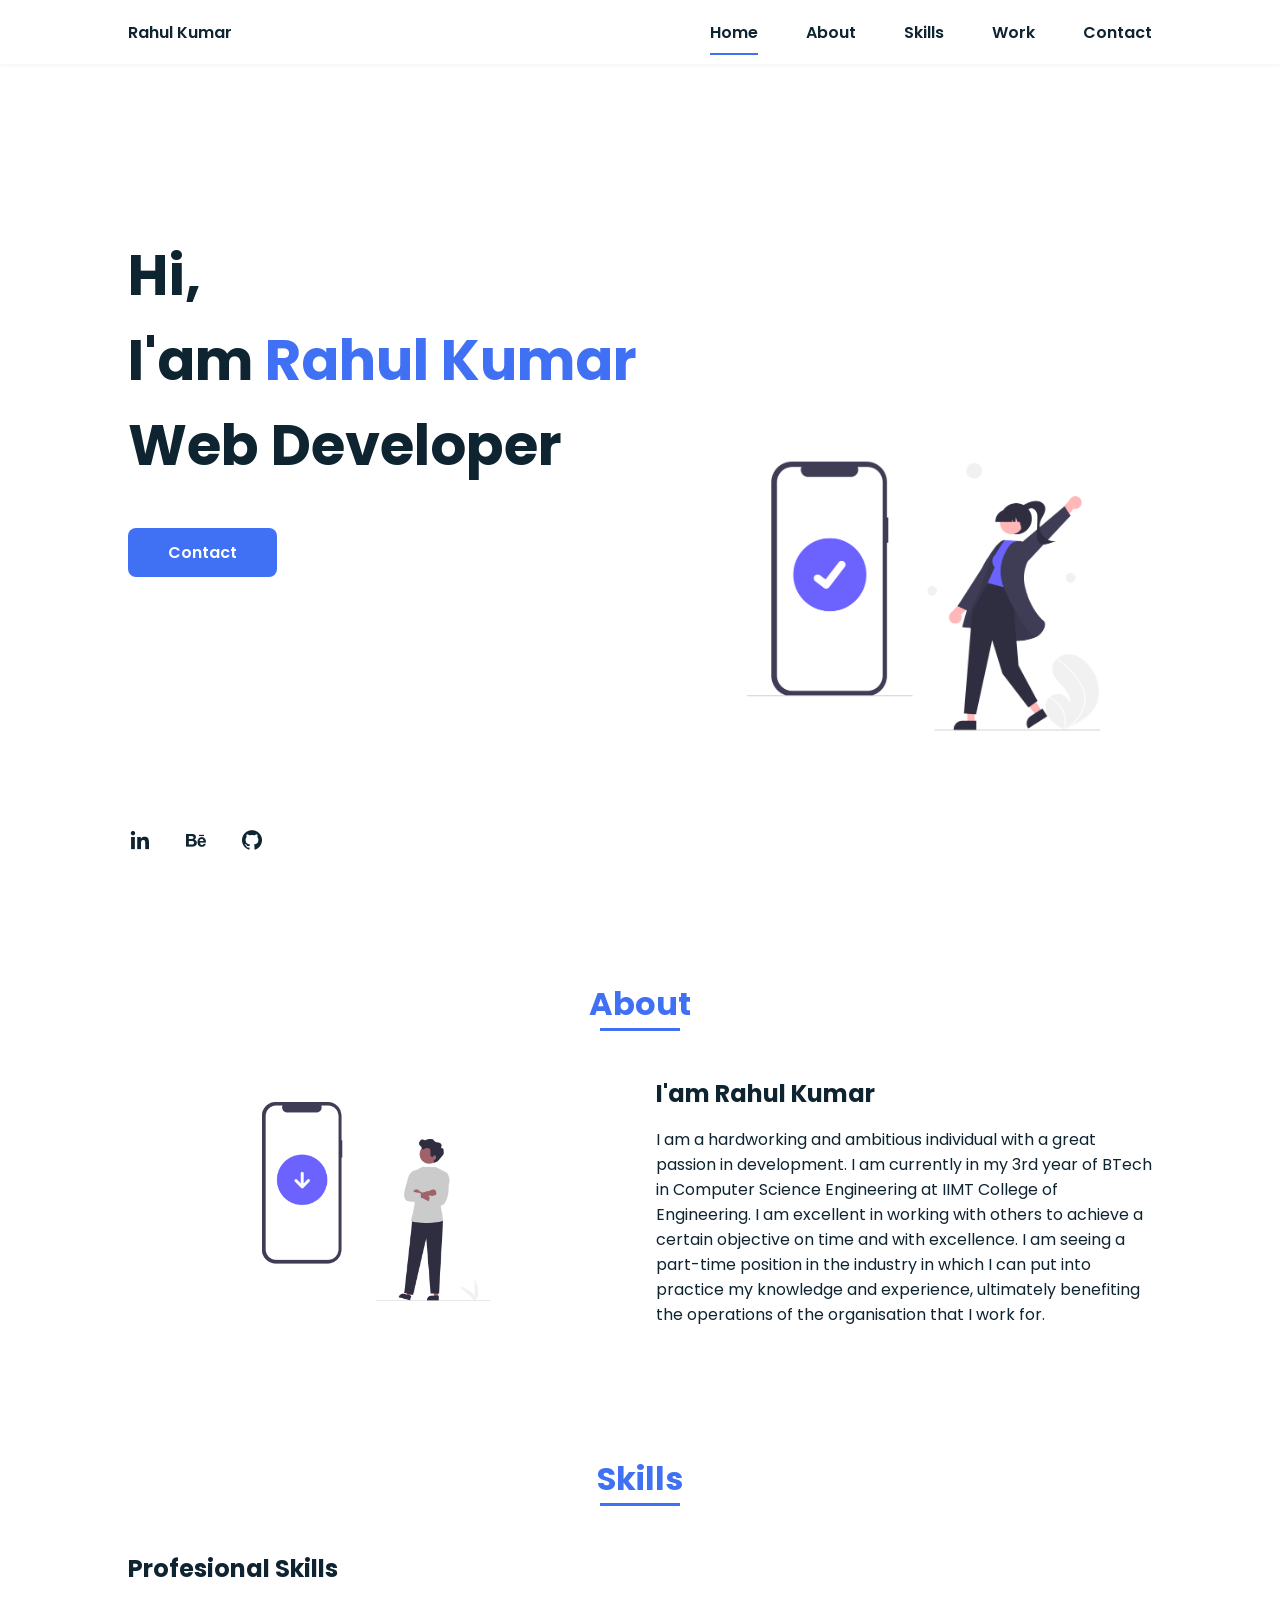
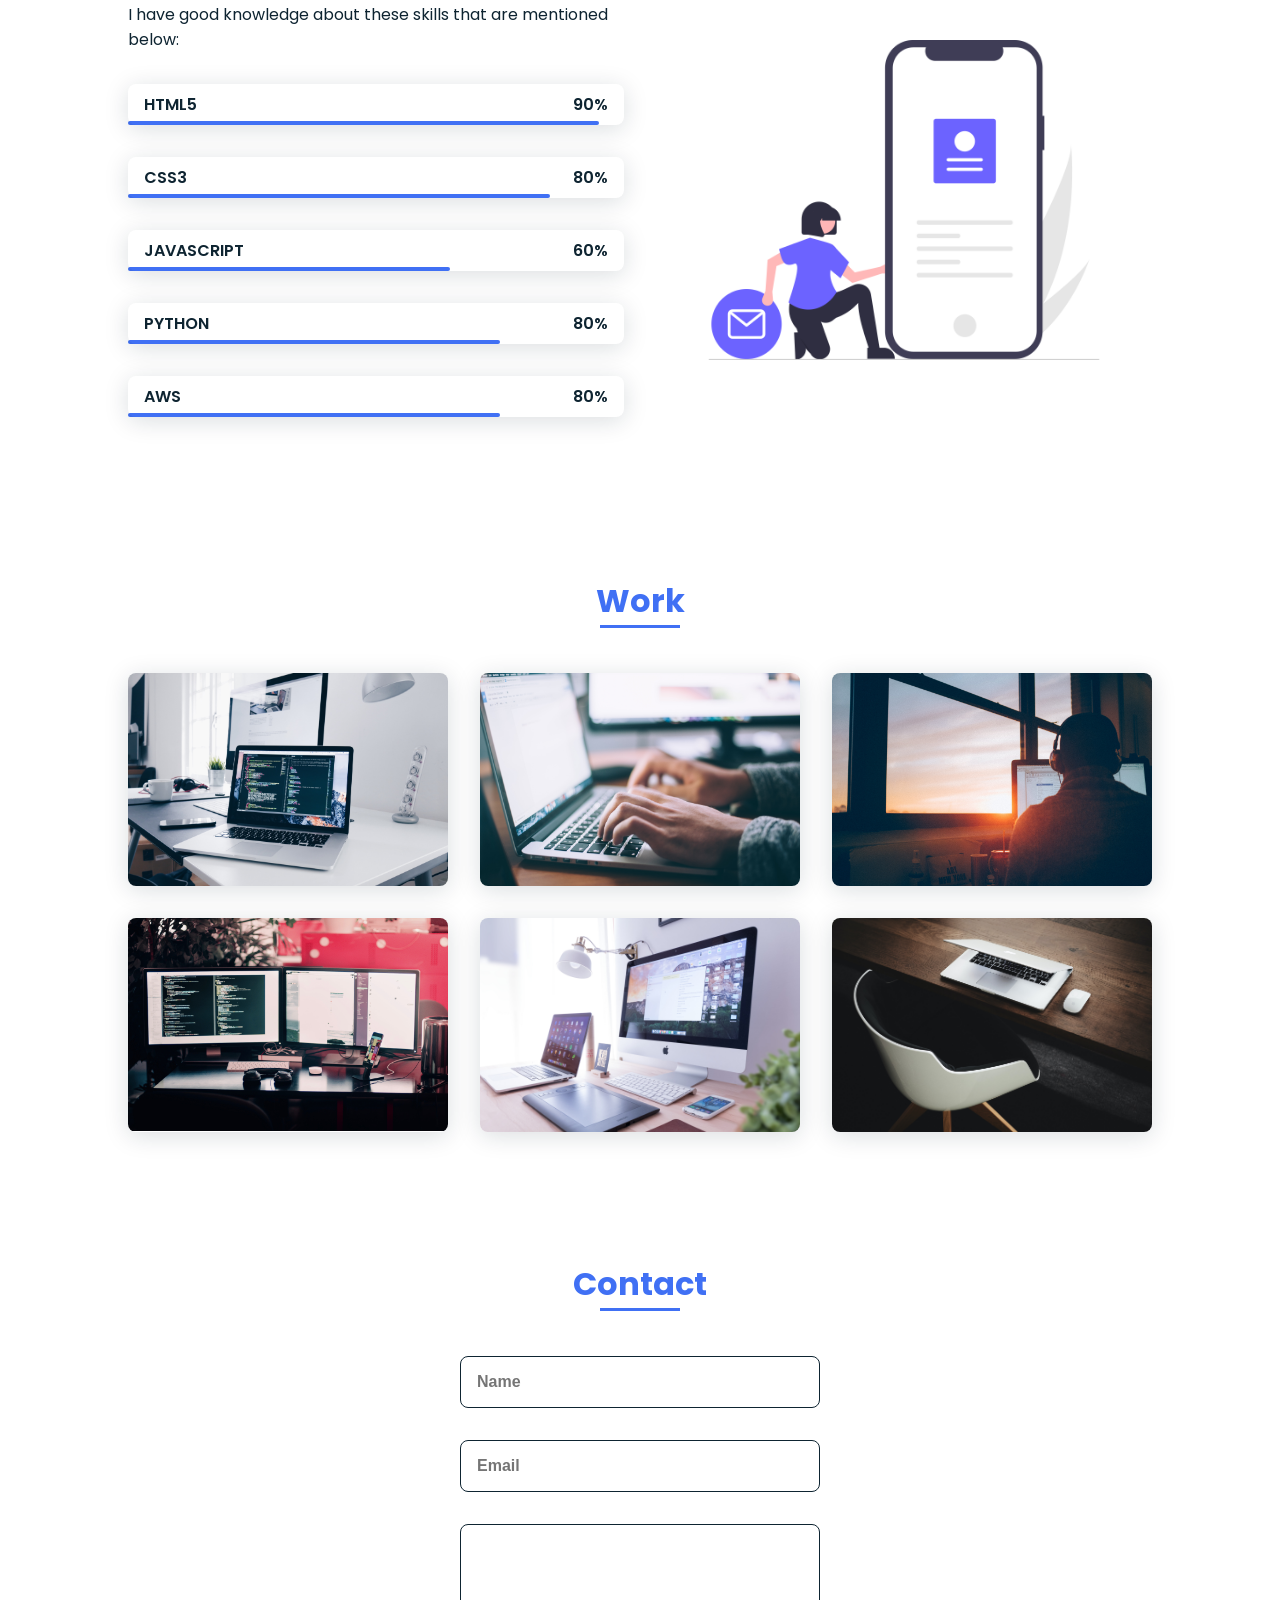
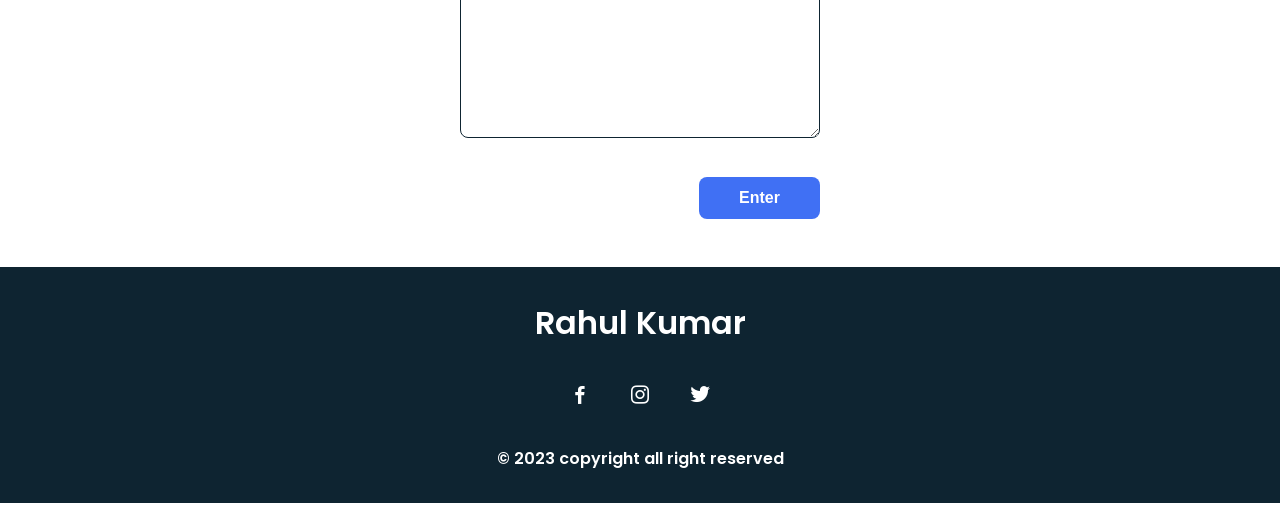
<file: index.html>
<!DOCTYPE html>
<html lang="en">
    <head>
        <meta charset="UTF-8">
        <meta name="viewport" content="width=device-width, initial-scale=1.0">
        <link rel="stylesheet" href="styles.css">
        <link href='https://cdn.jsdelivr.net/npm/boxicons@2.0.5/css/boxicons.min.css' rel='stylesheet'>

        <title>Portfolio Website</title>
    </head>
    <body>

         <!-- HEADER -->
         <header class="l-header">
            <nav class="nav bd-grid">
                <div>
                    <a href="#" class="nav__logo">Rahul Kumar</a>
                </div>

                <div class="nav__menu" id="nav-menu">
                    <ul class="nav__list">
                        <li class="nav__item"><a href="#home" class="nav__link active">Home</a></li>
                        <li class="nav__item"><a href="#about" class="nav__link">About</a></li>
                        <li class="nav__item"><a href="#skills" class="nav__link">Skills</a></li>
                        <li class="nav__item"><a href="#work" class="nav__link">Work</a></li>
                        <li class="nav__item"><a href="#contact" class="nav__link">Contact</a></li>
                    </ul>
                </div>

                <div class="nav__toggle" id="nav-toggle">
                    <i class='bx bx-menu'></i>
                </div>
            </nav>
        </header>

        <main class="l-main">
            <!--===== HOME =====-->
            <section class="home bd-grid" id="home">
                <div class="home__data">
                    <h1 class="home__title">Hi,<br>I'am <span class="home__title-color">Rahul Kumar</span><br> Web Developer</h1>

                    <a href="#" class="button">Contact</a>
                </div>

                <div class="home__social">
                    <a href="http://www.linkedin.com/in/rahul-kumar-610b67214" class="home__social-icon"><i class='bx bxl-linkedin'></i></a>
                    <a href="" class="home__social-icon"><i class='bx bxl-behance' ></i></a>
                    <a href="https://github.com/Rahul088176" class="home__social-icon"><i class='bx bxl-github' ></i></a>
                </div>

                <div class="home__img">    
                    <img src="profile.png" alt="">
                </div>
            </section>

            <!--===== ABOUT =====-->
            <section class="about section " id="about">
                <h2 class="section-title">About</h2>

                <div class="about__container bd-grid">
                    <div class="about__img">
                        <img src="about.png" alt="">
                    </div>
                    
                    <div>
                        <h2 class="about__subtitle">I'am Rahul Kumar</h2>
                        <p class="about__text"> I am a hardworking and ambitious individual with a great passion in development.
                            I am currently in my 3rd year of BTech in Computer Science Engineering at IIMT College of Engineering.
                            I am excellent in working with others to achieve a certain objective on time and with excellence.
                            I am seeing a part-time position in the industry in which I can put into practice my knowledge and experience, ultimately benefiting the operations of the organisation that I work for. </p>           
                    </div>                                   
                </div>
            </section>

            <!--===== SKILLS =====-->
            <section class="skills section" id="skills">
                <h2 class="section-title">Skills</h2>

                <div class="skills__container bd-grid">          
                    <div>
                        <h2 class="skills__subtitle">Profesional Skills</h2>
                        <p class="skills__text">I have good knowledge about these skills that are mentioned below: </p>
                        <div class="skills__data">
                            <div class="skills__names">
                                <i class=></i>
                                <span class="skills__name">HTML5</span>
                            </div>
                            <div class="skills__bar skills__html">

                            </div>
                            <div>
                                <span class="skills__percentage">90%</span>
                            </div>
                        </div>
                        <div class="skills__data">
                            <div class="skills__names">
                                <i class=></i>
                                <span class="skills__name">CSS3</span>
                            </div>
                            <div class="skills__bar skills__css">
                                
                            </div>
                            <div>
                                <span class="skills__percentage">80%</span>
                            </div>
                        </div>
                        <div class="skills__data">
                            <div class="skills__names">
                                <i class= ></i>
                                <span class="skills__name">JAVASCRIPT</span>
                            </div>
                            <div class="skills__bar skills__js">
                                
                            </div>
                            <div>
                                <span class="skills__percentage">60%</span>
                            </div>
                        </div>
                        <div class="skills__data">
                            <div class="skills__names">
                                <i class=></i>
                                <span class="skills__name">PYTHON</span>
                            </div>
                            <div class="skills__bar skills__ux">
                                
                            </div>
                            <div>
                                <span class="skills__percentage">80%</span>
                            </div>
                        </div>
                        <div class="skills__data">
                            <div class="skills__names">
                                <i class=></i>
                                <span class="skills__name">AWS</span>
                            </div>
                            <div class="skills__bar skills__ux">
                                
                            </div>
                            <div>
                                <span class="skills__percentage">80%</span>
                            </div>
                        </div>
                    </div>
                    
                    <div>              
                        <img src="skills.png" alt="" class="skills__img">
                    </div>
                </div>
            </section>

            <!--===== WORK =====-->
            <section class="work section" id="work">
                <h2 class="section-title">Work</h2>

                <div class="work__container bd-grid">
                    <div class="work__img">
                        <img src="1.jpg" alt="">
                    </div>
                    <div class="work__img">
                        <img src="2.jpg" alt="">
                    </div>
                    <div class="work__img">
                        <img src="3.jpg" alt="">
                    </div>
                    <div class="work__img">
                        <img src="4.jpg" alt="">
                    </div>
                    <div class="work__img">
                        <img src="5.jpg" alt="">
                    </div>
                    <div class="work__img">
                        <img src="6.jpg" alt="">
                    </div>
                </div>
            </section>

            <!--===== CONTACT =====-->
            <section class="contact section" id="contact">
                <h2 class="section-title">Contact</h2>

                <div class="contact__container bd-grid">
                    <form action="" class="contact__form">
                        <input type="text" placeholder="Name" class="contact__input">
                        <input type="mail" placeholder="Email" class="contact__input">
                        <textarea name="" id="" cols="0" rows="10" class="contact__input"></textarea>
                        <input type="button" value="Enter" class="contact__button button">
                    </form>
                </div>
            </section>
        </main>

        <!--===== FOOTER =====-->
        <footer class="footer">
            <p class="footer__title">Rahul Kumar</p>
            <div class="footer__social">
                <a href="https://www.facebook.com/rahulkumar.sinha.1612" class="footer__icon"><i class='bx bxl-facebook' ></i></a>
                <a href="https://www.instagram.com/_r.a.h.u.l._18/" class="footer__icon"><i class='bx bxl-instagram' ></i></a>
                <a href="https://twitter.com/_r4hul__" class="footer__icon"><i class='bx bxl-twitter' ></i></a>
            </div>
            <p>&#169; 2023 copyright all right reserved</p>
        </footer>
    </body>
</html>
</file>
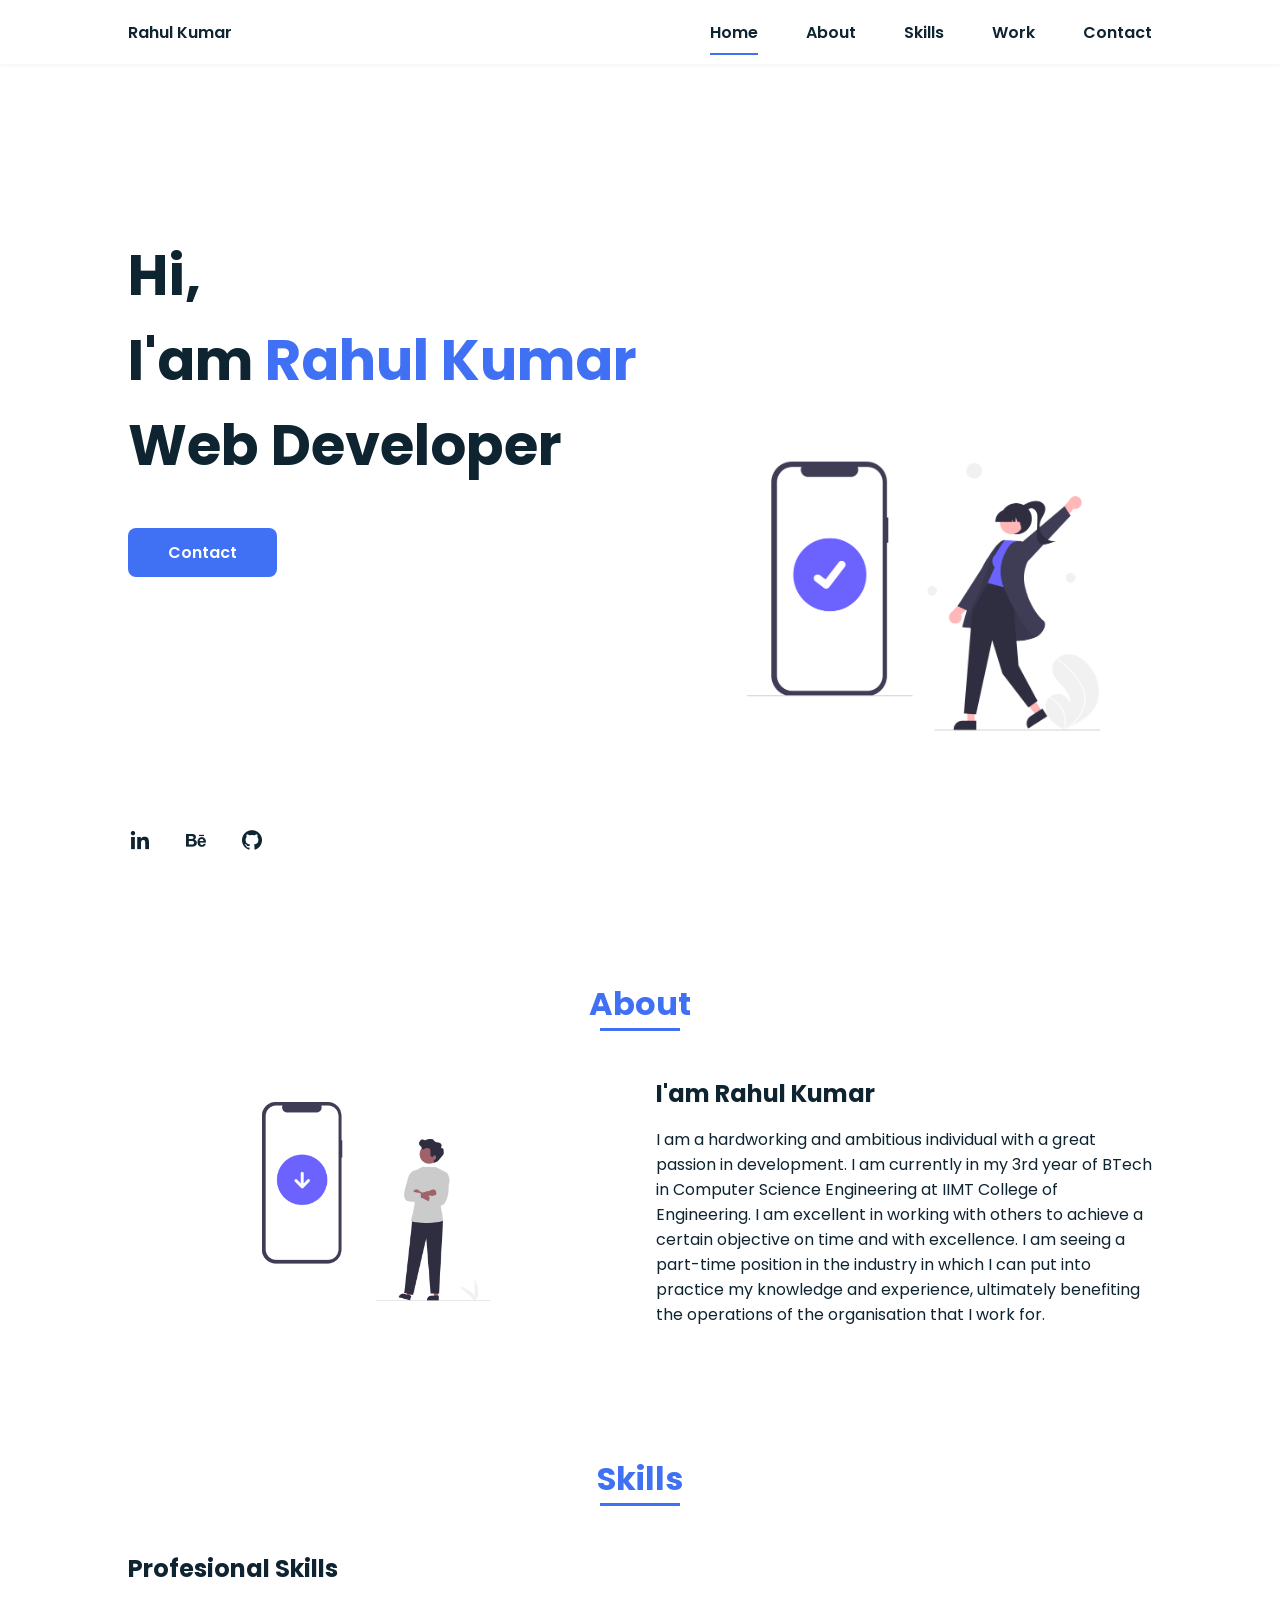
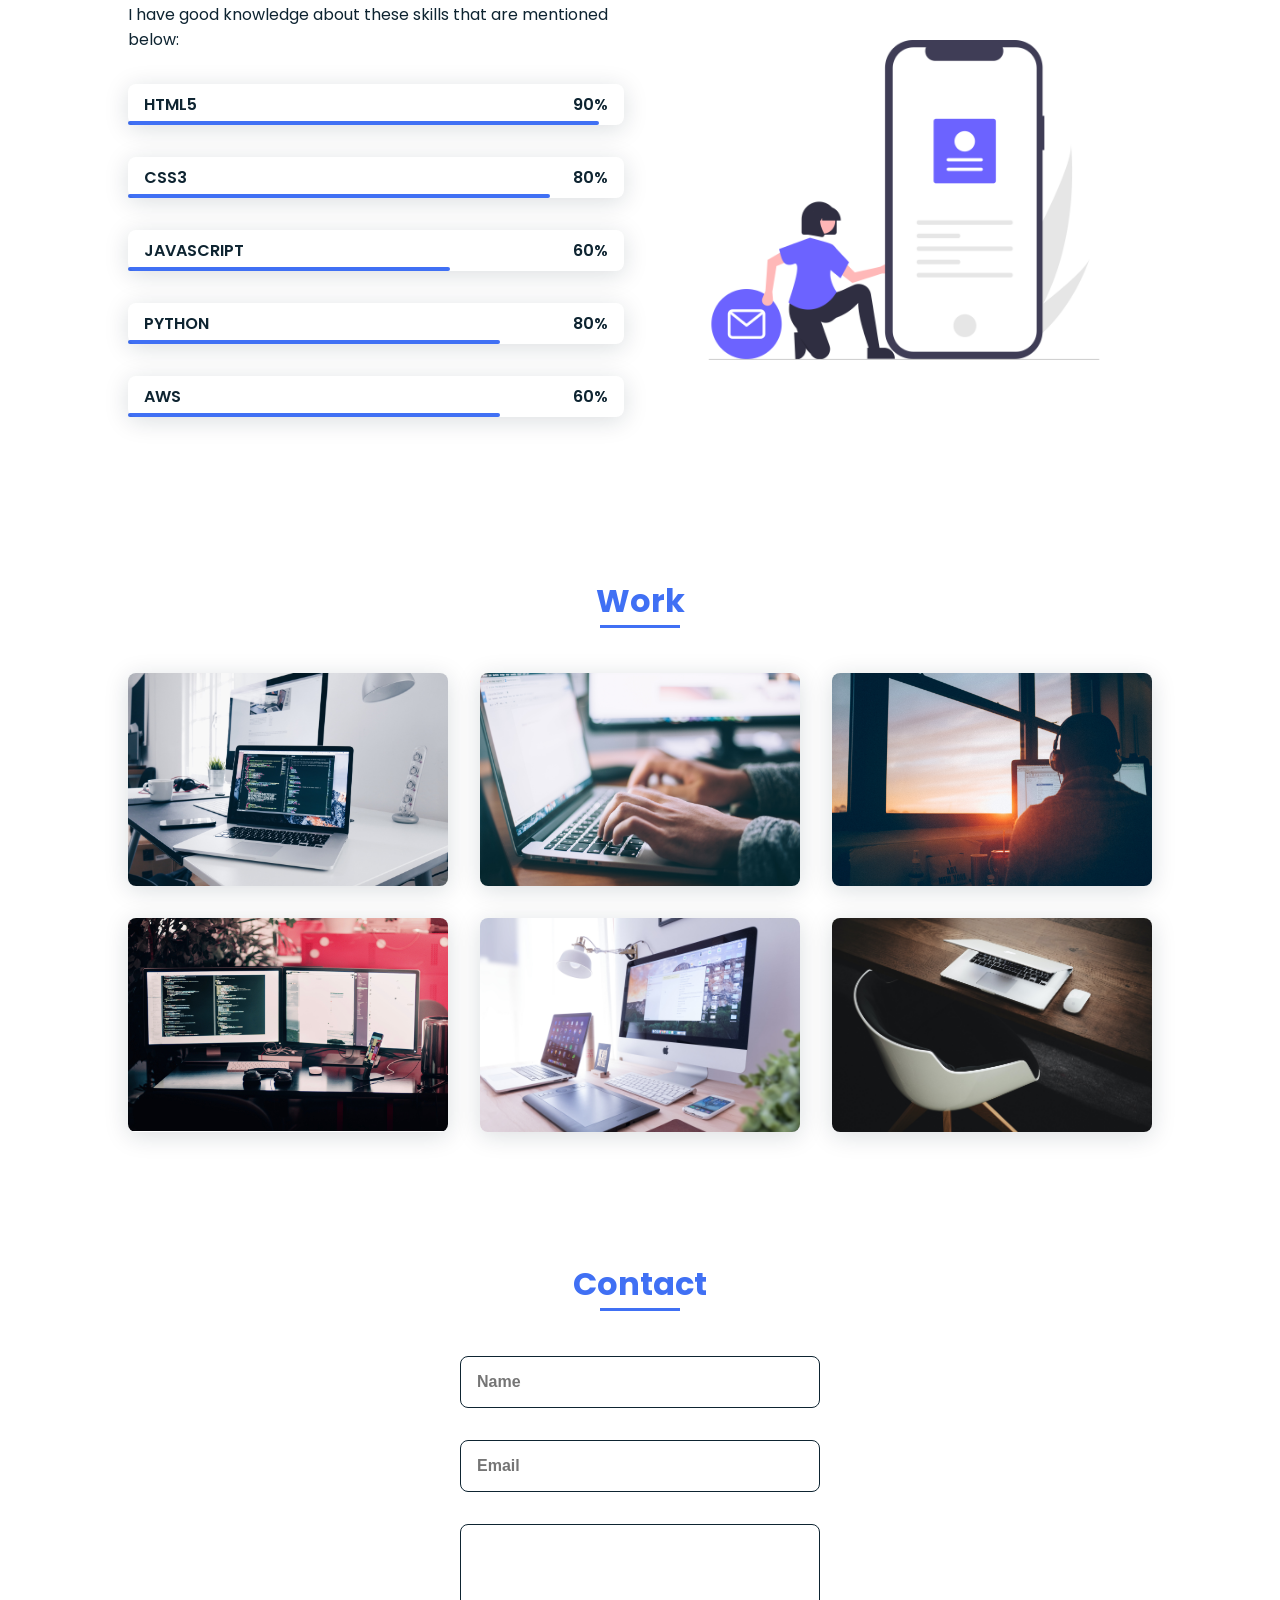
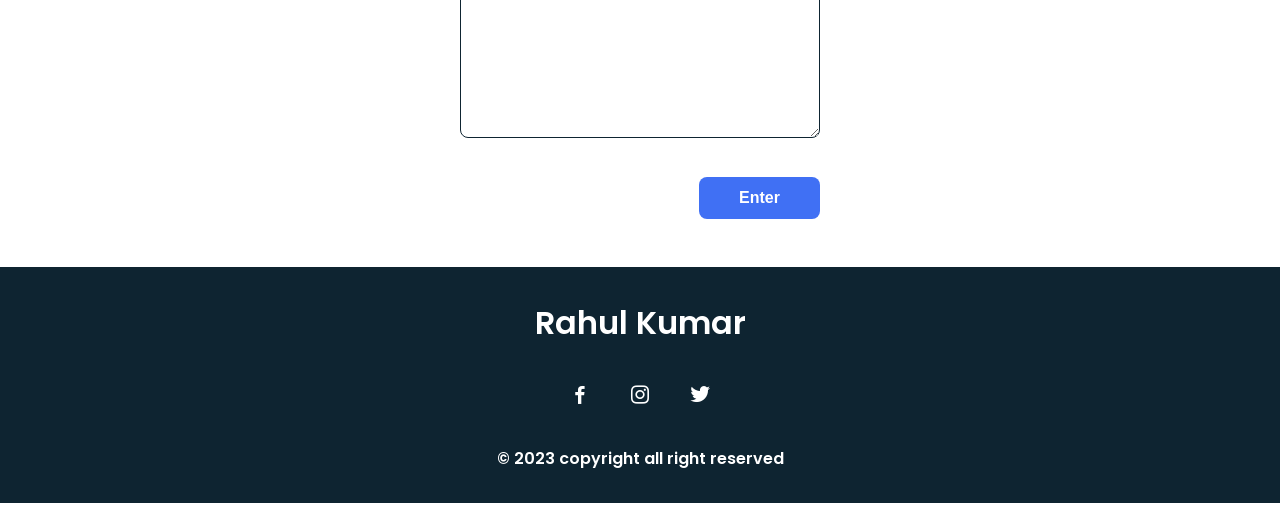
<file: Portfolio  Website/index.html>
<!DOCTYPE html>
<html lang="en">
    <head>
        <meta charset="UTF-8">
        <meta name="viewport" content="width=device-width, initial-scale=1.0">
        <link rel="stylesheet" href="styles.css">
        <link href='https://cdn.jsdelivr.net/npm/boxicons@2.0.5/css/boxicons.min.css' rel='stylesheet'>

        <title>Portfolio Website</title>
    </head>
    <body>

         <!-- HEADER -->
         <header class="l-header">
            <nav class="nav bd-grid">
                <div>
                    <a href="#" class="nav__logo">Rahul Kumar</a>
                </div>

                <div class="nav__menu" id="nav-menu">
                    <ul class="nav__list">
                        <li class="nav__item"><a href="#home" class="nav__link active">Home</a></li>
                        <li class="nav__item"><a href="#about" class="nav__link">About</a></li>
                        <li class="nav__item"><a href="#skills" class="nav__link">Skills</a></li>
                        <li class="nav__item"><a href="#work" class="nav__link">Work</a></li>
                        <li class="nav__item"><a href="#contact" class="nav__link">Contact</a></li>
                    </ul>
                </div>

                <div class="nav__toggle" id="nav-toggle">
                    <i class='bx bx-menu'></i>
                </div>
            </nav>
        </header>

        <main class="l-main">
            <!--===== HOME =====-->
            <section class="home bd-grid" id="home">
                <div class="home__data">
                    <h1 class="home__title">Hi,<br>I'am <span class="home__title-color">Rahul Kumar</span><br> Web Developer</h1>

                    <a href="#" class="button">Contact</a>
                </div>

                <div class="home__social">
                    <a href="http://www.linkedin.com/in/rahul-kumar-610b67214" class="home__social-icon"><i class='bx bxl-linkedin'></i></a>
                    <a href="" class="home__social-icon"><i class='bx bxl-behance' ></i></a>
                    <a href="https://github.com/Rahul088176" class="home__social-icon"><i class='bx bxl-github' ></i></a>
                </div>

                <div class="home__img">    
                    <img src="img/profile.png" alt="">
                </div>
            </section>

            <!--===== ABOUT =====-->
            <section class="about section " id="about">
                <h2 class="section-title">About</h2>

                <div class="about__container bd-grid">
                    <div class="about__img">
                        <img src="img/about.png" alt="">
                    </div>
                    
                    <div>
                        <h2 class="about__subtitle">I'am Rahul Kumar</h2>
                        <p class="about__text"> I am a hardworking and ambitious individual with a great passion in development.
                            I am currently in my 3rd year of BTech in Computer Science Engineering at IIMT College of Engineering.
                            I am excellent in working with others to achieve a certain objective on time and with excellence.
                            I am seeing a part-time position in the industry in which I can put into practice my knowledge and experience, ultimately benefiting the operations of the organisation that I work for. </p>           
                    </div>                                   
                </div>
            </section>

            <!--===== SKILLS =====-->
            <section class="skills section" id="skills">
                <h2 class="section-title">Skills</h2>

                <div class="skills__container bd-grid">          
                    <div>
                        <h2 class="skills__subtitle">Profesional Skills</h2>
                        <p class="skills__text">I have good knowledge about these skills that are mentioned below: </p>
                        <div class="skills__data">
                            <div class="skills__names">
                                <i class=></i>
                                <span class="skills__name">HTML5</span>
                            </div>
                            <div class="skills__bar skills__html">

                            </div>
                            <div>
                                <span class="skills__percentage">90%</span>
                            </div>
                        </div>
                        <div class="skills__data">
                            <div class="skills__names">
                                <i class=></i>
                                <span class="skills__name">CSS3</span>
                            </div>
                            <div class="skills__bar skills__css">
                                
                            </div>
                            <div>
                                <span class="skills__percentage">80%</span>
                            </div>
                        </div>
                        <div class="skills__data">
                            <div class="skills__names">
                                <i class= ></i>
                                <span class="skills__name">JAVASCRIPT</span>
                            </div>
                            <div class="skills__bar skills__js">
                                
                            </div>
                            <div>
                                <span class="skills__percentage">60%</span>
                            </div>
                        </div>
                        <div class="skills__data">
                            <div class="skills__names">
                                <i class=></i>
                                <span class="skills__name">PYTHON</span>
                            </div>
                            <div class="skills__bar skills__ux">
                                
                            </div>
                            <div>
                                <span class="skills__percentage">80%</span>
                            </div>
                        </div>
                        <div class="skills__data">
                            <div class="skills__names">
                                <i class=></i>
                                <span class="skills__name">AWS</span>
                            </div>
                            <div class="skills__bar skills__ux">
                                
                            </div>
                            <div>
                                <span class="skills__percentage">60%</span>
                            </div>
                        </div>
                    </div>
                    
                    <div>              
                        <img src="img/skills.png" alt="" class="skills__img">
                    </div>
                </div>
            </section>

            <!--===== WORK =====-->
            <section class="work section" id="work">
                <h2 class="section-title">Work</h2>

                <div class="work__container bd-grid">
                    <div class="work__img">
                        <img src="img/1.jpg" alt="">
                    </div>
                    <div class="work__img">
                        <img src="img/2.jpg" alt="">
                    </div>
                    <div class="work__img">
                        <img src="img/3.jpg" alt="">
                    </div>
                    <div class="work__img">
                        <img src="img/4.jpg" alt="">
                    </div>
                    <div class="work__img">
                        <img src="img/5.jpg" alt="">
                    </div>
                    <div class="work__img">
                        <img src="img/6.jpg" alt="">
                    </div>
                </div>
            </section>

            <!--===== CONTACT =====-->
            <section class="contact section" id="contact">
                <h2 class="section-title">Contact</h2>

                <div class="contact__container bd-grid">
                    <form action="" class="contact__form">
                        <input type="text" placeholder="Name" class="contact__input">
                        <input type="mail" placeholder="Email" class="contact__input">
                        <textarea name="" id="" cols="0" rows="10" class="contact__input"></textarea>
                        <input type="button" value="Enter" class="contact__button button">
                    </form>
                </div>
            </section>
        </main>

        <!--===== FOOTER =====-->
        <footer class="footer">
            <p class="footer__title">Rahul Kumar</p>
            <div class="footer__social">
                <a href="https://www.facebook.com/rahulkumar.sinha.1612" class="footer__icon"><i class='bx bxl-facebook' ></i></a>
                <a href="https://www.instagram.com/_r.a.h.u.l._18/" class="footer__icon"><i class='bx bxl-instagram' ></i></a>
                <a href="https://twitter.com/_r4hul__" class="footer__icon"><i class='bx bxl-twitter' ></i></a>
            </div>
            <p>&#169; 2023 copyright all right reserved</p>
        </footer>
    </body>
</html>
</file>
<file: styles.css>
/*===== GOOGLE FONTS =====*/
@import url("https://fonts.googleapis.com/css2?family=Poppins:wght@400;600;700&display=swap");
/*===== VARIABLES CSS =====*/
:root{
  --header-height: 3rem;
  --font-semi: 600;
}

/*===== Colores =====*/
:root{
  --first-color: #4070F4;
  --second-color: #0E2431;
}

/*===== Fuente y tipografia =====*/
:root{
  --body-font: 'Poppins', sans-serif;
  --big-font-size: 2rem;
  --h2-font-size: 1.25rem;
  --normal-font-size: 0.938rem;
}
@media screen and (min-width: 768px){
  :root{
    --big-font-size: 3.5rem;
    --h2-font-size: 2rem;
    --normal-font-size: 1rem;
  }
}

/*===== Margenes =====*/
:root{
  --mb-1: 0.5rem;
  --mb-2: 1rem;
  --mb-3: 1.5rem;
  --mb-4: 2rem;
  --mb-5: 2.5rem;
  --mb-6: 3rem;
}

/*===== z index =====*/
:root{
  --z-back: -10;
  --z-normal: 1;
  --z-tooltip: 10;
  --z-fixed: 100;
}

/*===== BASE =====*/
*,::before,::after{
  box-sizing: border-box;
}
html{
  scroll-behavior: smooth;
}
body{
  margin: var(--header-height) 0 0 0;
  font-family: var(--body-font);
  font-size: var(--normal-font-size);
  color: var(--second-color);
}
h1,h2,p{
  margin: 0;
}
ul{
  margin: 0;
  padding: 0;
  list-style: none;
}
a{
  text-decoration: none;
}
img{
  max-width: 100%;
  height: auto;
  display: block;
}

/*===== CLASS CSS ===== */
.section-title{
  position: relative;
  font-size: var(--h2-font-size);
  color: var(--first-color);
  margin-top: var(--mb-2);
  margin-bottom: var(--mb-4);
  text-align: center;
}
.section-title::after{
  position: absolute;
  content: "";
  width: 64px;
  height: 0.18rem;
  left: 0;
  right: 0;
  margin: auto;
  top: 2rem;
  background-color: var(--first-color);
}
.section{
  padding-top: 3rem;
  padding-bottom: 2rem;
}

/*===== LAYOUT =====*/
.bd-grid{
  max-width: 1024px;
  display: grid;
  grid-template-columns: 100%;
  grid-column-gap: 2rem;
  width: calc(100% - 2rem);
  margin-left: var(--mb-2);
  margin-right: var(--mb-2);
}
.l-header{
  width: 100%;
  position: fixed;
  top: 0;
  left: 0;
  z-index: var(--z-fixed);
  background-color: #fff;
  box-shadow: 0 1px 4px rgba(146,161,176,.15);
}

/*===== NAV =====*/
.nav{
  height: var(--header-height);
  display: flex;
  justify-content: space-between;
  align-items: center;
  font-weight: var(--font-semi);
}
@media screen and (max-width: 768px){
  .nav__menu{
    position: fixed;
    top: var(--header-height);
    right: -100%;
    width: 80%;
    height: 100%;
    padding: 2rem;
    background-color: var(--second-color);
    transition: .5s;
  }
}
.nav__item{
  margin-bottom: var(--mb-4);
}
.nav__link{
  position: relative;
  color: #fff;
}
.nav__link:hover{
  position: relative;
}
.nav__link:hover::after{
  position: absolute;
  content: "";
  width: 100%;
  height: 0.18rem;
  left: 0;
  top: 2rem;
  background-color: var(--first-color);
}
.nav__logo{
  color: var(--second-color);
}
.nav__toggle{
  color: var(--second-color);
  font-size: 1.5rem;
  cursor: pointer;
}

/*Active menu*/
.active::after{
  position: absolute;
  content: "";
  width: 100%;
  height: 0.18rem;
  left: 0;
  top: 2rem;
  background-color: var(--first-color);
}

/*=== Show menu ===*/
.show{
  right: 0;
}

/*===== HOME =====*/
.home{
  height: calc(100vh - 3rem);
  row-gap: 1rem;
}
.home__data{
  align-self: center;
}
.home__title{
  font-size: var(--big-font-size);
  margin-bottom: var(--mb-5);
}
.home__title-color{
  color: var(--first-color);
}
.home__social{
  display: flex;
  flex-direction: column;
}
.home__social-icon{
  width: max-content;
  margin-bottom: var(--mb-2);
  font-size: 1.5rem;
  color: var(--second-color);
}
.home__social-icon:hover{
  color: var(--first-color);
}
.home__img{
  position: absolute;
  right: 0;
  bottom: 0;
  width: 295px;
}

/*BUTTONS*/
.button{
  display: inline-block;
  background-color: var(--first-color);
  color: #fff;
  padding: .75rem 2.5rem;
  font-weight: var(--font-semi);
  border-radius: .5rem;
}
.button:hover{
  box-shadow: 0 10px 36px rgba(0,0,0,.15);
}

/* ===== ABOUT =====*/
.about__container{
  row-gap: 2rem;
  text-align: center;
}
.about__subtitle{
  margin-bottom: var(--mb-2);
}
.about__img{
  justify-self: center;
}
.about__img img{
  width: 200px;
  border-radius: .5rem;
}

/* ===== SKILLS =====*/
.skills__container{
  row-gap: 2rem;
  text-align: center;
}
.skills__subtitle{
  margin-bottom: var(--mb-2);
}
.skills__text{
  margin-bottom: var(--mb-4);
}
.skills__data{
  display: flex;
  justify-content: space-between;
  align-items: center;
  position: relative;
  font-weight: var(--font-semi);
  padding: .5rem 1rem;
  margin-bottom: var(--mb-4);
  border-radius: .5rem;
  box-shadow: 0 4px 25px rgba(14,36,49,.15);
}
.skills__icon{
  font-size: 2rem;
  margin-right: var(--mb-2);
  color: var(--first-color);
}
.skills__names{
  display: flex;
  align-items: center;
}
.skills__bar{
  position: absolute;
  left: 0;
  bottom: 0;
  background-color: var(--first-color);
  height: .25rem;
  border-radius: .5rem;
  z-index: var(--z-back);
}
.skills__html{
  width: 95%;
}
.skills__css{
  width: 85%;
}
.skills__js{
  width: 65%;
}
.skills__ux{
  width: 75%;
}
.skills__img{
  border-radius: .5rem;
}

/* ===== WORK =====*/
.work__container{
  row-gap: 2rem;
}
.work__img{
  box-shadow: 0 4px 25px rgba(14,36,49,.15);
  border-radius: .5rem;
  overflow: hidden;
}
.work__img img{
  transition: 1s;
  cursor: pointer;
}
.work__img img:hover{
  transform: scale(1.1);
}

/* ===== CONTACT =====*/
.contact__input{
  width: 100%;
  font-size: var(--normal-font-size);
  font-weight: var(--font-semi);
  padding: 1rem;
  border-radius: .5rem;
  border: 1.5px solid var(--second-color);
  outline: none;
  margin-bottom: var(--mb-4);
}
.contact__button{
  display: block;
  border: none;
  outline: none;
  font-size: var(--normal-font-size);
  cursor: pointer;
  margin-left: auto;
}

/* ===== FOOTER =====*/
.footer{
  background-color: var(--second-color);
  color: #fff;
  text-align: center;
  font-weight: var(--font-semi);
  padding: 2rem 0;
}
.footer__title{
  font-size: 2rem;
  margin-bottom: var(--mb-4);
}
.footer__social{
  margin-bottom: var(--mb-4);
}
.footer__icon{
  font-size: 1.5rem;
  color: #fff;
  margin: 0 var(--mb-2)
}

/* ===== MEDIA QUERIES=====*/
@media screen and (min-width: 768px){
  body{
    margin: 0;
  }
  .section{
    padding-top: 4rem;
    padding-bottom: 3rem;
  }
  .section-title{
    margin-bottom: var(--mb-6);
  }
  .section-title::after{
    width: 80px;
    top: 3rem;
  }

  .nav{
    height: calc(var(--header-height) + 1rem);
  }
  .nav__list{
    display: flex;
    padding-top: 0;
  }
  .nav__item{
    margin-left: var(--mb-6);
    margin-bottom: 0;
  }
  .nav__toggle{
    display: none;
  }
  .nav__link{
    color: var(--second-color);
  }

  .home{
    height: 100vh;
  }
  .home__data{
    align-self: flex-end;
  }
  .home__social{
    padding-top: 0;
    padding-bottom: 2.5rem;
    flex-direction: row;
    align-self: flex-end;
  }
  .home__social-icon{
    margin-bottom: 0;
    margin-right: var(--mb-4);
  }
  .home__img{
    width: 457px;
    bottom: 15%;
  }

  .about__container, .skills__container{
    grid-template-columns: repeat(2,1fr);
    align-items: center;
    text-align: initial;
  }
  .about__img img{
    width: 300px;
  }
  .work__container{
    grid-template-columns: repeat(3, 1fr);
    grid-template-rows: repeat(2,1fr);
    column-gap: 2rem;
  }
  .contact__form{
    width: 360px;
  }
  .contact__container{
    justify-items: center;
  }
}

@media screen and (min-width: 1024px) {
  .bd-grid {
    margin-left: auto;
    margin-right: auto;
  }
  .home__img {
    right: 10%;
  }
}
</file>
<file: Portfolio  Website/styles.css>
/*===== GOOGLE FONTS =====*/
@import url("https://fonts.googleapis.com/css2?family=Poppins:wght@400;600;700&display=swap");
/*===== VARIABLES CSS =====*/
:root{
  --header-height: 3rem;
  --font-semi: 600;
}

/*===== Colores =====*/
:root{
  --first-color: #4070F4;
  --second-color: #0E2431;
}

/*===== Fuente y tipografia =====*/
:root{
  --body-font: 'Poppins', sans-serif;
  --big-font-size: 2rem;
  --h2-font-size: 1.25rem;
  --normal-font-size: 0.938rem;
}
@media screen and (min-width: 768px){
  :root{
    --big-font-size: 3.5rem;
    --h2-font-size: 2rem;
    --normal-font-size: 1rem;
  }
}

/*===== Margenes =====*/
:root{
  --mb-1: 0.5rem;
  --mb-2: 1rem;
  --mb-3: 1.5rem;
  --mb-4: 2rem;
  --mb-5: 2.5rem;
  --mb-6: 3rem;
}

/*===== z index =====*/
:root{
  --z-back: -10;
  --z-normal: 1;
  --z-tooltip: 10;
  --z-fixed: 100;
}

/*===== BASE =====*/
*,::before,::after{
  box-sizing: border-box;
}
html{
  scroll-behavior: smooth;
}
body{
  margin: var(--header-height) 0 0 0;
  font-family: var(--body-font);
  font-size: var(--normal-font-size);
  color: var(--second-color);
}
h1,h2,p{
  margin: 0;
}
ul{
  margin: 0;
  padding: 0;
  list-style: none;
}
a{
  text-decoration: none;
}
img{
  max-width: 100%;
  height: auto;
  display: block;
}

/*===== CLASS CSS ===== */
.section-title{
  position: relative;
  font-size: var(--h2-font-size);
  color: var(--first-color);
  margin-top: var(--mb-2);
  margin-bottom: var(--mb-4);
  text-align: center;
}
.section-title::after{
  position: absolute;
  content: "";
  width: 64px;
  height: 0.18rem;
  left: 0;
  right: 0;
  margin: auto;
  top: 2rem;
  background-color: var(--first-color);
}
.section{
  padding-top: 3rem;
  padding-bottom: 2rem;
}

/*===== LAYOUT =====*/
.bd-grid{
  max-width: 1024px;
  display: grid;
  grid-template-columns: 100%;
  grid-column-gap: 2rem;
  width: calc(100% - 2rem);
  margin-left: var(--mb-2);
  margin-right: var(--mb-2);
}
.l-header{
  width: 100%;
  position: fixed;
  top: 0;
  left: 0;
  z-index: var(--z-fixed);
  background-color: #fff;
  box-shadow: 0 1px 4px rgba(146,161,176,.15);
}

/*===== NAV =====*/
.nav{
  height: var(--header-height);
  display: flex;
  justify-content: space-between;
  align-items: center;
  font-weight: var(--font-semi);
}
@media screen and (max-width: 768px){
  .nav__menu{
    position: fixed;
    top: var(--header-height);
    right: -100%;
    width: 80%;
    height: 100%;
    padding: 2rem;
    background-color: var(--second-color);
    transition: .5s;
  }
}
.nav__item{
  margin-bottom: var(--mb-4);
}
.nav__link{
  position: relative;
  color: #fff;
}
.nav__link:hover{
  position: relative;
}
.nav__link:hover::after{
  position: absolute;
  content: "";
  width: 100%;
  height: 0.18rem;
  left: 0;
  top: 2rem;
  background-color: var(--first-color);
}
.nav__logo{
  color: var(--second-color);
}
.nav__toggle{
  color: var(--second-color);
  font-size: 1.5rem;
  cursor: pointer;
}

/*Active menu*/
.active::after{
  position: absolute;
  content: "";
  width: 100%;
  height: 0.18rem;
  left: 0;
  top: 2rem;
  background-color: var(--first-color);
}

/*=== Show menu ===*/
.show{
  right: 0;
}

/*===== HOME =====*/
.home{
  height: calc(100vh - 3rem);
  row-gap: 1rem;
}
.home__data{
  align-self: center;
}
.home__title{
  font-size: var(--big-font-size);
  margin-bottom: var(--mb-5);
}
.home__title-color{
  color: var(--first-color);
}
.home__social{
  display: flex;
  flex-direction: column;
}
.home__social-icon{
  width: max-content;
  margin-bottom: var(--mb-2);
  font-size: 1.5rem;
  color: var(--second-color);
}
.home__social-icon:hover{
  color: var(--first-color);
}
.home__img{
  position: absolute;
  right: 0;
  bottom: 0;
  width: 295px;
}

/*BUTTONS*/
.button{
  display: inline-block;
  background-color: var(--first-color);
  color: #fff;
  padding: .75rem 2.5rem;
  font-weight: var(--font-semi);
  border-radius: .5rem;
}
.button:hover{
  box-shadow: 0 10px 36px rgba(0,0,0,.15);
}

/* ===== ABOUT =====*/
.about__container{
  row-gap: 2rem;
  text-align: center;
}
.about__subtitle{
  margin-bottom: var(--mb-2);
}
.about__img{
  justify-self: center;
}
.about__img img{
  width: 200px;
  border-radius: .5rem;
}

/* ===== SKILLS =====*/
.skills__container{
  row-gap: 2rem;
  text-align: center;
}
.skills__subtitle{
  margin-bottom: var(--mb-2);
}
.skills__text{
  margin-bottom: var(--mb-4);
}
.skills__data{
  display: flex;
  justify-content: space-between;
  align-items: center;
  position: relative;
  font-weight: var(--font-semi);
  padding: .5rem 1rem;
  margin-bottom: var(--mb-4);
  border-radius: .5rem;
  box-shadow: 0 4px 25px rgba(14,36,49,.15);
}
.skills__icon{
  font-size: 2rem;
  margin-right: var(--mb-2);
  color: var(--first-color);
}
.skills__names{
  display: flex;
  align-items: center;
}
.skills__bar{
  position: absolute;
  left: 0;
  bottom: 0;
  background-color: var(--first-color);
  height: .25rem;
  border-radius: .5rem;
  z-index: var(--z-back);
}
.skills__html{
  width: 95%;
}
.skills__css{
  width: 85%;
}
.skills__js{
  width: 65%;
}
.skills__ux{
  width: 75%;
}
.skills__img{
  border-radius: .5rem;
}

/* ===== WORK =====*/
.work__container{
  row-gap: 2rem;
}
.work__img{
  box-shadow: 0 4px 25px rgba(14,36,49,.15);
  border-radius: .5rem;
  overflow: hidden;
}
.work__img img{
  transition: 1s;
  cursor: pointer;
}
.work__img img:hover{
  transform: scale(1.1);
}

/* ===== CONTACT =====*/
.contact__input{
  width: 100%;
  font-size: var(--normal-font-size);
  font-weight: var(--font-semi);
  padding: 1rem;
  border-radius: .5rem;
  border: 1.5px solid var(--second-color);
  outline: none;
  margin-bottom: var(--mb-4);
}
.contact__button{
  display: block;
  border: none;
  outline: none;
  font-size: var(--normal-font-size);
  cursor: pointer;
  margin-left: auto;
}

/* ===== FOOTER =====*/
.footer{
  background-color: var(--second-color);
  color: #fff;
  text-align: center;
  font-weight: var(--font-semi);
  padding: 2rem 0;
}
.footer__title{
  font-size: 2rem;
  margin-bottom: var(--mb-4);
}
.footer__social{
  margin-bottom: var(--mb-4);
}
.footer__icon{
  font-size: 1.5rem;
  color: #fff;
  margin: 0 var(--mb-2)
}

/* ===== MEDIA QUERIES=====*/
@media screen and (min-width: 768px){
  body{
    margin: 0;
  }
  .section{
    padding-top: 4rem;
    padding-bottom: 3rem;
  }
  .section-title{
    margin-bottom: var(--mb-6);
  }
  .section-title::after{
    width: 80px;
    top: 3rem;
  }

  .nav{
    height: calc(var(--header-height) + 1rem);
  }
  .nav__list{
    display: flex;
    padding-top: 0;
  }
  .nav__item{
    margin-left: var(--mb-6);
    margin-bottom: 0;
  }
  .nav__toggle{
    display: none;
  }
  .nav__link{
    color: var(--second-color);
  }

  .home{
    height: 100vh;
  }
  .home__data{
    align-self: flex-end;
  }
  .home__social{
    padding-top: 0;
    padding-bottom: 2.5rem;
    flex-direction: row;
    align-self: flex-end;
  }
  .home__social-icon{
    margin-bottom: 0;
    margin-right: var(--mb-4);
  }
  .home__img{
    width: 457px;
    bottom: 15%;
  }

  .about__container, .skills__container{
    grid-template-columns: repeat(2,1fr);
    align-items: center;
    text-align: initial;
  }
  .about__img img{
    width: 300px;
  }
  .work__container{
    grid-template-columns: repeat(3, 1fr);
    grid-template-rows: repeat(2,1fr);
    column-gap: 2rem;
  }
  .contact__form{
    width: 360px;
  }
  .contact__container{
    justify-items: center;
  }
}

@media screen and (min-width: 1024px) {
  .bd-grid {
    margin-left: auto;
    margin-right: auto;
  }
  .home__img {
    right: 10%;
  }
}
</file>
